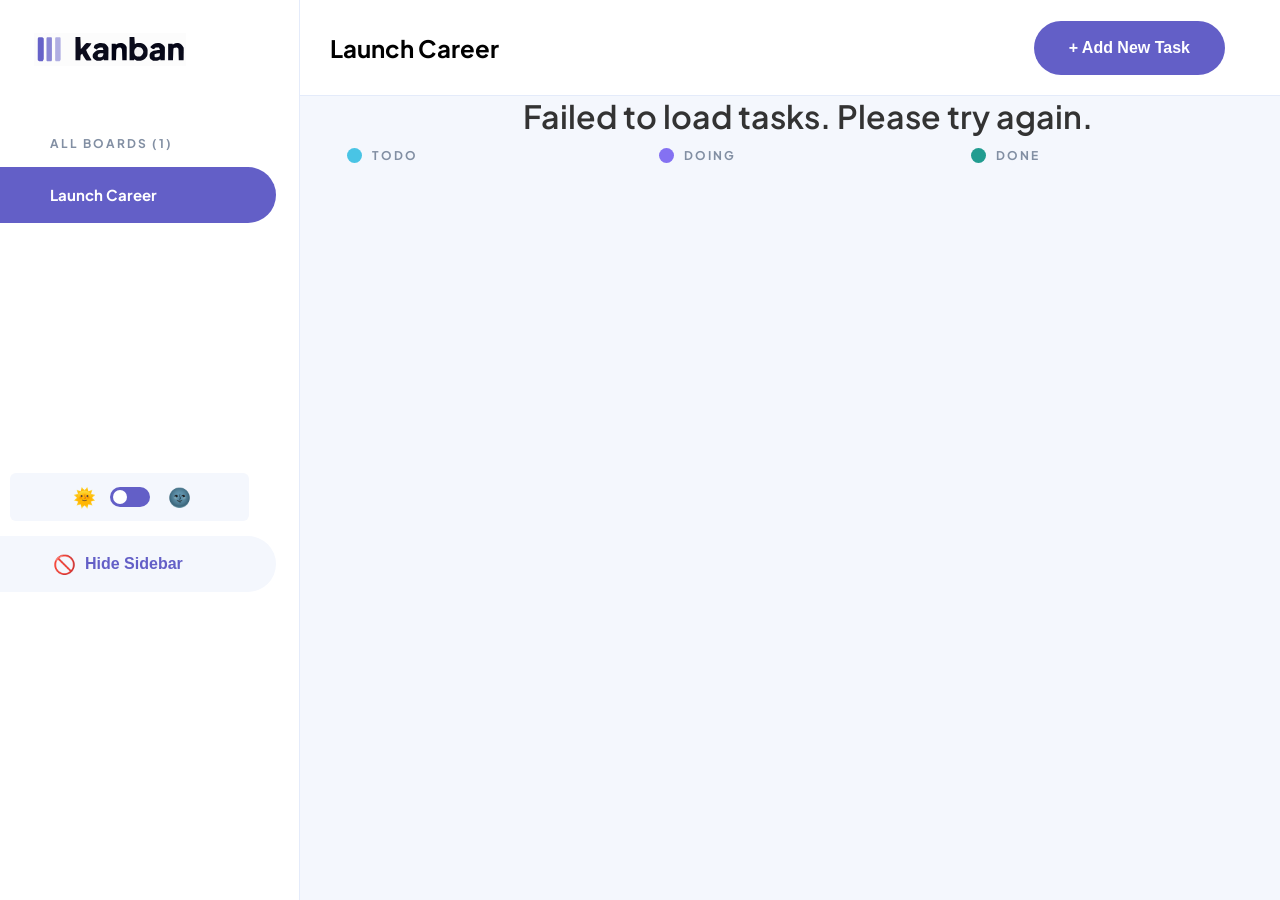
<file: index.html>
<!DOCTYPE html>
<html lang="en">
  <head>
    <meta charset="UTF-8" />
    <meta name="viewport" content="width=device-width, initial-scale=1" />

    <link
      href="https://fonts.googleapis.com/css2?family=Plus+Jakarta+Sans:ital,wght@0,400;0,600;1,400&display=swap"
      rel="stylesheet"
    />

    <link rel="stylesheet" href="./styles.css" />

    <link
      rel="icon"
      type="image/svg+xml"
      sizes="32x32"
      href="./assets/favicon.svg"
    />

    <script defer src="./scripts/main.js" type="module"></script>

    <title>Kanban Task Management</title>
  </head>

  <body>
    <!-- Navigation Sidebar -->
    <nav class="side-bar" id="sidebar">
      <div id="side-logo-div">
        <img id="logo" src="./assets/logo-light.svg" alt="logo-light" />
      </div>

      <div class="boards-nav-links-div" id="boards-nav-links-div">
        <h4 id="headline-sidepanel">ALL BOARDS (1)</h4>
        <button class="board-btn">Launch Career</button>
      </div>

      <div class="bottom-div">
        <div class="theme-toggle">
          <img
            src="./assets/icon-light-theme.svg"
            alt="Light Theme"
            class="theme-icon"
            id="light-theme-icon"
          />
          <div class="toggle"></div>
          <img
            src="./assets/icon-dark-theme.svg"
            alt="Dark Theme"
            class="theme-icon"
            id="dark-theme-icon"
          />
        </div>

        <button class="sidebar-mode" id="hide-sidebar">
          <img
            src="./assets/icon-hide-sidebar.svg"
            alt="Hide Sidebar"
            class="theme-icon"
          />
          <span class="hide-sidebar-text-span">Hide Sidebar</span>
        </button>
      </div>
    </nav>

    <!-- Sidebar open icon -->
    <img
      id="openSidebarBtn"
      src="./assets/icon-show-sidebar.svg"
      alt="Show Sidebar"
    />

    <!-- Main Layout -->
    <div id="layout">
      <header id="header" class="sticky-header">
        <div class="header-name-div">
          <img
            src="./assets/favicon.svg"
            alt="logo-mobile"
            class="logo-mobile"
          />
          <h2 class="header-board-name" id="header-board-name">
            Launch Career
          </h2>
        </div>
        <button id="add-new-task-btn" class="primary-btn">
          + Add New Task
        </button>
      </header>

      <div class="container">
        <!-- MESSAGE ELEMENT FOR LOADING / ERROR -->
        <div id="message" class="Loading-message"></div>

        <main class="card-column-main">
          <!-- TODO Column -->
          <div class="column-div" data-status="todo">
            <div id="todo-head-div" class="column-head-div">
              <span class="dot" id="todo-dot"></span>
              <h4 id="toDoText" class="columnHeader">TODO</h4>
            </div>
            <div class="tasks-container"></div>
          </div>

          <!-- DOING Column -->
          <div class="column-div" data-status="doing">
            <div id="doing-head-div" class="column-head-div">
              <span class="dot" id="doing-dot"></span>
              <h4 id="doingText" class="columnHeader">DOING</h4>
            </div>
            <div class="tasks-container"></div>
          </div>

          <!-- DONE Column -->
          <div class="column-div" data-status="done">
            <div id="done-head-div" class="column-head-div">
              <span class="dot" id="done-dot"></span>
              <h4 id="doneText" class="columnHeader">DONE</h4>
            </div>
            <div class="tasks-container"></div>
          </div>
        </main>
      </div>
    </div>

    <!-- Edit Task Modal -->
    <dialog id="task-modal">
      <form method="dialog" id="task-form">
        <div class="modal-header">
          <h3>Task</h3>
          <button type="button" class="close-btn" id="close-modal-btn">
            &times;
          </button>
        </div>

        <label for="task-title">Title</label>
        <input type="text" id="task-title" name="title" required />

        <label for="task-desc">Description</label>
        <textarea id="task-desc" name="description" rows="4"></textarea>

        <label for="task-status">Status</label>
        <select id="task-status" name="status" required>
          <option value="todo">todo</option>
          <option value="doing">doing</option>
          <option value="done">done</option>
        </select>

        <label for="task-priority">Priority</label>
        <select id="task-priority" name="priority" required>
          <option value="high">high</option>
          <option value="medium">medium</option>
          <option value="low">low</option>
        </select>

        <div class="button-group">
          <button type="button" class="submit-btn-1" id="save-changes-btn">
            Save Changes
          </button>
          <button type="button" class="delete-btn" id="delete-task-btn">
            Delete Task
          </button>
        </div>
      </form>
    </dialog>

    <!-- Confirm Delete Modal -->
    <dialog class="confirm-modal" id="confirm-delete-modal">
      <form method="dialog">
        <h3>Delete Task?</h3>
        <p>You are about to delete the following task:</p>
        <div class="preview"></div>
        <menu>
          <button type="button" id="cancel">Cancel</button>
          <button type="submit" id="confirm">Yes, delete it.</button>
        </menu>
      </form>
    </dialog>

    <!-- New Task Modal -->
    <dialog class="modal-overlay" id="new-task-modal">
      <form class="modal-window" id="new-task-modal-window">
        <div class="modal-header">
          <h3 class="modal-title">Add New Task</h3>
          <span class="close-btn" id="cancel-add-btn">&times;</span>
        </div>

        <div class="input-div">
          <label for="title-input" class="label-modal-window">Title</label>
          <input
            type="text"
            class="modal-input"
            id="title-input"
            placeholder="e.g. Take a little break"
            required
          />
        </div>

        <div class="input-div">
          <label for="desc-input" class="label-modal-window">Description</label>
          <textarea
            name="description"
            id="desc-input"
            placeholder="e.g. Pet your dog, have a cup of coffee, dance to your favourite song and come back to conquer this challenge. 💪🏾"
            required
          ></textarea>
        </div>

        <div class="input-div">
          <label for="select-status" class="label-modal-window">Status</label>
          <select name="status" id="select-status" required>
            <option value="todo">todo</option>
            <option value="doing">doing</option>
            <option value="done">done</option>
          </select>
        </div>

        <div class="input-div">
          <label for="select-priority" class="label-modal-window"
            >Priority</label
          >
          <select name="priority" id="select-priority" required>
            <option value="high">high</option>
            <option value="medium">medium</option>
            <option value="low">low</option>
          </select>
        </div>

        <div class="button-group">
          <input
            type="submit"
            class="submit-btn"
            id="create-task-btn"
            value="Create Task"
          />
        </div>
      </form>
    </dialog>
  </body>
</html>
</file>
<file: styles.css>
/* ========================
   Global & Root Variables
======================== */
* {
  box-sizing: border-box; /* Ensures padding and border are included in total element size */
}

:root {
  --primary-color: #ffffff;
  --secondary-color: #f4f7fd;
  --primary-font-color: #000000;
  --secondary-font-color: #828fa3;
  --primary-btn-color: #635fc7;
  --primary-box-shadow: 0px 4px 6px rgba(54, 78, 126, 0.1015); /* Subtle shadow for card depth */
  --sidebar-width: 300px; /* Sidebar fixed width */
}

/* ================
   Base Elements
================ */
body {
  font-family: "Plus Jakarta Sans", sans-serif;
  display: flex; /* Allow layout to span horizontally */
  flex-direction: row;
  width: 100%;
  min-height: 100vh;
  margin: 0;
  background-color: var(--secondary-color);
  font-size: 1rem; /* Base font size for rem scaling */
}

body.dark {
  --primary-color: #2b2c37;
  --toggle-color: #f6f5ff;
  --layout-color: #635fc7;
  --text-color: #fff;
}

/* ================
   Sidebar Layout
================ */
.side-bar {
  display: flex;
  flex-direction: column;
  background-color: var(--primary-color);
  border-right: 1px solid #e4ebfa; /* Light divider */
  width: var(--sidebar-width);
  height: 100vh;
}

#side-logo-div {
  margin: 33px 113px 54px 34px; /* Spacing around logo */
  display: flex;
  justify-content: flex-start;
}

body.dark #side-logo-div {
  margin: 33px 113px 54px 34px; /* Spacing around logo */
  display: flex;
  justify-content: flex-start;
}

#logo {
  width: 100%; /* Make logo responsive within container */
}

body.dark #logo {
  content: url("./assets/logo-dark.svg"); /* Default dark */
}

.boards-nav-links-div {
  display: flex;
  flex-direction: column;
  color: var(--primary-font-color);
}

#headline-sidepanel {
  padding: 0 12px 0 50px; /* Aligns section content from left and right */
}

h4 {
  color: var(--secondary-font-color);
  font-size: 0.75rem;
  letter-spacing: 0.125rem; /* Makes heading more spaced */
}

.board-btn {
  font-family: inherit;
  display: flex;
  align-items: center;
  gap: 10px; /* Space between icon and text */
  background-color: var(--primary-btn-color);
  color: #fff;
  border: none;
  border-radius: 0 100px 100px 0; /* Pill shape only on right side */
  height: 48px;
  width: 276px;
  padding: 28px 12px 28px 50px;
  font-size: 0.9375rem;
  font-weight: bold;
  cursor: pointer;
  overflow: hidden; /* Prevents overflowed text/icons from showing */
}

/* Sidebar toggle button */
#openSidebarBtn {
  position: fixed;
  bottom: 20px;
  left: 0;
  width: 48px;
  height: 48px;
  cursor: pointer;
  border-radius: 0 24px 24px 0;
  background-color: #635fc7;
  display: none; /* Hidden by default (shown when sidebar hidden) */
  z-index: 1000;
}

/* Hide sidebar animation */
.side-bar.hidden {
  transform: translateX(-100%);
  transition: transform 0.3s ease;
}

/* Show open button when sidebar hidden */
.side-bar.hidden + #openSidebarBtn {
  display: block;
}

.bottom-div {
  display: flex;
  flex-direction: column;
  align-items: flex-start; /* aligns sidebar-mode neatly to the sidebar edge */
  gap: 15px;
  padding: 0; /* remove extra space so it touches the sidebar edge */
  width: 100%;
  position: relative;
  bottom: -250px;
  left: 0;
}

body.dark .theme-toggle {
  display: flex;
  background: #635fc7;
  align-items: center;
  justify-content: center;
  width: 80%;
  height: 3rem;
  border-radius: 6px;
  padding: 0 1rem;
  margin-left: 10px;
  gap: 15px;
}

.theme-toggle {
  display: flex;
  background: #f4f7fd;
  align-items: center;
  justify-content: center;
  width: 80%;
  height: 3rem;
  border-radius: 6px;
  padding: 0 1rem;
  margin-left: 10px;
  gap: 15px;
}

.toggle {
  width: 40px;
  height: 20px;
  background-color: var(--primary-btn-color);
  border-radius: 20px;
  position: relative;
  cursor: pointer;
}

.toggle::before {
  content: "";
  position: absolute;
  top: 3px;
  left: 3px;
  width: 14px;
  height: 14px;
  background-color: white;
  border-radius: 50%;
  transition: 0.3s;
}

body.dark .toggle {
  width: 40px;
  height: 20px;
  background-color: var(--primary-font-color);
  border-radius: 20px;
  position: relative;
  cursor: pointer;
}

/* When toggled (add .active via JS) */
.toggle.active::before {
  left: 23px;
}

.theme-icon {
  width: 25px;
  height: 25px;
}

.sidebar-mode {
  display: flex;
  align-items: center;
  gap: 10px;
  background-color: var(--secondary-color);
  border: none;
  border-radius: 0 100px 100px 0;
  height: 48px;
  width: 276px;
  padding: 28px 12px 28px 50px;
  font-size: 0.9375rem;
  font-weight: bold;
  cursor: pointer;
  overflow: hidden;
}

body.dark .sidebar-mode {
  display: flex;
  align-items: center;
  gap: 10px;
  background-color: var(--layout-color);
  border: none;
  border-radius: 0 100px 100px 0;
  height: 48px;
  width: 276px;
  padding: 28px 12px 28px 50px;
  font-size: 0.9375rem;
  font-weight: bold;
  cursor: pointer;
  overflow: hidden;
}

.sidebar-mode:hover {
  background-color: rgba(168, 164, 255, 1);
}

.hide-sidebar-text-span {
  font-weight: 700;
  font-size: 16px;
  color: var(--primary-btn-color);
}

body.dark .hide-sidebar-text-span {
  font-weight: 700;
  font-size: 16px;
  color: var(--secondary-color);
}

#openNav {
  position: absolute;
  width: 50px;
  height: 50px;
  border: 2px;
  padding: 10px;
  border-radius: 25px;
  bottom: 5px;
  cursor: pointer;
}

#openNav:hover {
  border-top-right-radius: 100px;
  border-bottom-right-radius: 100px;
  background-color: rgba(168, 164, 255, 1);
}

/* ===============
   Main Layout
================ */
#layout {
  flex: 1; /* Fills remaining space beside sidebar */
  overflow-x: hidden; /* Prevent horizontal scroll */
  width: 100%;
}

body.dark #layout {
  background: #20212c;
}

/* ===============
   Header Section
================ */
header {
  display: flex;
  align-items: center;
  justify-content: space-between;
  background-color: var(--primary-color);
  color: var(--primary-font-color);
  height: 96px;
  padding: 0 35px 0 30px;
  border-bottom: 1px solid #e4ebfa;
  width: 100%;
  font-size: 1.875rem;
  font-weight: 600;
}

body.dark header {
  display: flex;
  align-items: center;
  justify-content: space-between;
  background-color: var(--primary-color);
  color: var(--secondary-color);
  height: 96px;
  padding: 0 35px 0 30px;
  border-bottom: 1px solid #e4ebfa;
  width: 100%;
  font-size: 1.875rem;
  font-weight: 600;
}

.header-name-div {
  display: flex;
  align-items: center;
}

body.dark .header-name-div {
  display: flex;
  align-items: center;
}

.logo-mobile {
  display: none; /* Hidden on desktop; shown on smaller screens */
}

body.dark .logo-mobile {
  display: none; /* Hidden on desktop; shown on smaller screens */
}

/* ===============
   Board Columns
================ */
.container {
  display: flex;
  flex-direction: column;
  padding-left: 35px;
  box-sizing: border-box;
}

.card-column-main {
  display: grid;
  grid-template-columns: repeat(
    3,
    minmax(0, 304px)
  ); /* 3 columns with min size */
  gap: 8px; /* Space between columns */
}

.column-div {
  flex: 1;
  display: flex;
  flex-direction: column;
  gap: 20px;
  padding: 12px;
}

.column-head-div {
  display: flex;
  align-items: center;
  gap: 10px; /* Space between dot and column title */
}

.columnHeader {
  font-size: 0.75rem;
  letter-spacing: 0.125rem;
  color: var(--secondary-font-color);
  margin: 0;
}

.Loading-message {
  font-weight: 600;
  font-size: 2rem; /* makes text large */
  color: #333;
  text-align: center;
}

/* Status Dots */
.dot {
  height: 15px;
  width: 15px;
  border-radius: 50%; /* Make it circular */
  display: inline-block;
}

#todo-dot {
  background-color: #49c4e5;
}

#doing-dot {
  background-color: #8471f2;
}

#done-dot {
  background-color: #219c90;
}

/* ===============
   Task Cards
================ */
.tasks-container {
  display: flex;
  flex-direction: column;
}

.task-div {
  display: flex;
  align-items: center;
  padding-left: 15px;
  width: 100%;
  height: 60px;
  background-color: var(--primary-color);
  color: var(--primary-font-color);
  border-radius: 12px;
  box-shadow: var(--primary-box-shadow);
  cursor: pointer; /* Indicate it's clickable */
  margin-bottom: 20px;
  font-size: 0.9375rem;
  font-weight: bold;
}

body.dark .task-div {
  display: flex;
  align-items: center;
  padding-left: 15px;
  width: 100%;
  height: 60px;
  background-color: var(--primary-color);
  color: var(--secondary-color);
  border-radius: 12px;
  box-shadow: var(--primary-box-shadow);
  cursor: pointer; /* Indicate it's clickable */
  margin-bottom: 20px;
  font-size: 0.9375rem;
  font-weight: bold;
}

/* ===============
   Headings
================ */
h2 {
  font-size: 1.5rem;
  margin: 0;
}

/* ===============
   Modal Styles
================ */
/* Remove default dialog styles */
dialog {
  position: fixed;

  border: none;
  padding: 0;
  margin: 0;
  background: none;
}

/* Style the modal box */
#task-modal::backdrop {
  background: rgba(0, 0, 0, 0.3);
}

#task-modal {
  top: 40%;
  left: 50%;
  transform: translate(-50%, -40%);
  border-radius: 8px;
  width: 90%;
  max-width: 600px;
  padding: 24px;
  background-color: #fff;
  box-shadow: 0 4px 15px rgba(0, 0, 0, 0.2);
  /*font-family: "Plus Jakarta Sans", sans-serif;*/
}

body.dark #task-modal {
  top: 40%;
  left: 50%;
  transform: translate(-50%, -40%);
  border-radius: 8px;
  width: 90%;
  max-width: 600px;
  padding: 24px;
  background-color: #2b2c37;

  box-shadow: 0 4px 15px rgba(0, 0, 0, 0.2);
  /*font-family: "Plus Jakarta Sans", sans-serif;*/
}

/* Header */
.modal-header {
  display: flex;
  justify-content: space-between;
  align-items: center;
}

.modal-header h3 {
  margin: 0;
  font-size: 1.125rem;
}

body.dark .modal-header h3 {
  margin: 0;
  font-size: 1.125rem;
  color: white;
}

.close-btn {
  background: none;
  border: none;
  font-size: 2.5rem;
  line-height: 1;
  cursor: pointer;
  color: #ea5555;
  transition: transform 0.2s ease-in-out, font-weight 0.2s ease-in-out;
  transition-delay: 0.1s; /* Delay before scaling */
}

.close-btn:hover {
  transform: scale(1.15);
  font-weight: 600;
}

.close-btn:focus {
  outline: none;
}

/* Form elements */
form label {
  display: block;
  font-weight: 600;
  font-size: 0.75rem;
  margin-top: 12px;
  margin-bottom: 4px;
  color: #828fa3;
}

form input,
form textarea,
form select {
  width: 100%;
  padding: 8px 10px;
  border: 1px solid #828fa3;
  border-radius: 4px;
  font-family: inherit;
  font-size: 0.8125em;
  resize: vertical;
}

form select {
  appearance: none; /* Remove native arrow */
  background: url('data:image/svg+xml;utf8,<svg xmlns="http://www.w3.org/2000/svg" fill="none" stroke="%23828FA3" stroke-width="3" viewBox="0 0 24 24"><path d="M6 9l6 6 6-6"/></svg>')
    no-repeat right 0.75rem center;

  background-size: 1.4rem;
  padding-right: 1rem;
}

body.dark form select {
  background-color: var(--secondary-color);
  appearance: none; /* Remove native arrow */

  background-size: 1.4rem;
  padding-right: 1rem;
}

#add-new-task-btn {
  background-color: var(--primary-btn-color);
  color: white;
  border-radius: 30px;
  border: 0;
  font-size: 16px;
  padding: 18px;
  padding-left: 35px;
  padding-right: 35px;
  font-weight: 600;
  cursor: pointer;
  margin-right: 20px;
}

.button-group {
  display: flex;
  gap: 10px;
  justify-content: space-between;
  margin-top: 20px;
}

.submit-btn-1 {
  background-color: var(--primary-btn-color);
  color: var(--secondary-color);
  border-radius: 30px;
  border: 0;
  font-size: 16px;
  padding: 14px;
  padding-left: 35px;
  padding-right: 35px;
  font-weight: 600;
  cursor: pointer;
  flex-grow: 1;
  margin: 5px 0;
}

.delete-btn {
  background-color: #ea5555;
  color: var(--secondary-color);
  border-radius: 30px;
  border: 0;
  font-size: 16px;
  padding: 14px;
  padding-left: 35px;
  padding-right: 35px;
  font-weight: 600;
  cursor: pointer;
  flex-grow: 1;
  margin: 5px 0;
}

/* New Task Modal Window */

.modal-window {
  /* border: 5px solid red; */
  display: flex;
  flex-direction: column;
  position: fixed;
  top: 50%;
  left: 50%;
  transform: translate(-50%, -50%);
  width: 90%;
  max-width: 600px;
  display: flex;
  flex-direction: column;
  padding: 24px;
  gap: 20px;
  background-color: var(--primary-color);
  font-weight: 500;
  font-size: 14px;
  border-radius: 10px;

  z-index: 3;
  transition: all 0.3s ease-in;
}

.submit-btn {
  background-color: var(--primary-btn-color);
  color: white;
  border-radius: 30px;
  border: 0;
  font-size: 16px;
  padding: 14px;
  padding-left: 35px;
  padding-right: 35px;
  font-weight: 600;
  cursor: pointer;
  flex-grow: 1; /* Allows the button to grow and fill the space */
  margin: 5px 0; /* Optional: adds a margin between buttons */
}

textarea {
  font-size: 16px;
  color: black;
  height: 90px;
  padding: 10px;
  border-radius: 4px;
  resize: vertical;
}

.confirm-modal {
  opacity: 0;
  transform: translate(-50%, -50%) translateY(50px);
  left: 50%;
  top: 50%;
  position: fixed;
  border: none;
  border-radius: 0.25rem;
  box-shadow: 0 4px 8px rgba(0, 0, 0, 0.1);
  transition: all 0.3s ease;
  background: #fff;
  z-index: 1000;
}

body.dark .confirm-modal {
  position: fixed;
  top: 50%;
  left: 50%;
  transform: translate(-50%, -50%); /* Center modal */
  border: none;
  border-radius: 0.25rem;
  box-shadow: 0 4px 8px rgba(0, 0, 0, 0.3);
  background: #2c2c2c; /* Dark background for dark mode */
  color: #f0f0f0; /* Light text for contrast */
  padding: 1rem 1.5rem;
  z-index: 1000;
  opacity: 1; /* Make it visible */
  transition: all 0.3s ease;
}

.confirm-modal[open] {
  opacity: 1;
  transform: translate(-50%, -50%) translateY(0);
}

.confirm-modal::backdrop {
  background: rgba(0, 0, 0, 0);
  transition: 0.3s ease;
}

.confirm-modal[open]::backdrop {
  background: rgba(0, 0, 0, 0.25);
}

.confirm-modal form {
  padding: 2rem;
}

.confirm-modal form > *:not(:last-child) {
  margin-bottom: 1rem;
}

.confirm-modal h3 {
  font-size: 1.5rem;
}

.confirm-modal div.preview {
  font-size: 0.875rem;
  padding-left: 0.5rem;
  border-left: 2px solid var(--secondary-color);
  display: -webkit-box;
  -webkit-box-orient: vertical;
  overflow: hidden;
  opacity: 0.75;
}

.confirm-modal menu {
  display: flex;
  justify-content: center;
  gap: 0.5rem;
}

.confirm-modal button {
  opacity: 1;
  font-size: 1rem;
  padding: 0.5rem 1rem;
  border-radius: 0.25rem;
  border: 1px solid transparent;
  box-shadow: 0 1px 2px -1px rgba(0, 0, 0, 0.1);
  cursor: pointer;
}

.confirm-modal button#cancel {
  border-color: var(--secondary-font-color);
  background: #fff;
}

.confirm-modal button#confirm {
  border-color: red;
  background: red;
  color: #fff;
}

/* ========================
   Responsive Styles
======================== */
/******** Tablets ********/
@media screen and (max-width: 1023px) {
  .side-bar {
    display: none; /* Hide sidebar on tablets and smaller */
  }

  .side-bar.show-sidebar {
    display: flex !important;
    position: fixed; /* Overlay on top of page */
    height: auto;
  }

  #side-logo-div {
    display: none;
  }

  .logo-mobile {
    display: block;
    width: 30px;
    height: 30px;
    margin-right: 10px;
  }

  body {
    font-size: 0.8rem;
  }

  .board-btn {
    font-size: 0.8rem;
    padding-left: 15px;
    margin-right: 15px;
    font-weight: 700;
  }

  .container {
    padding: 0;
    width: 100%;
    align-items: center; /* Center columns on smaller screens */
  }

  .card-column-main {
    grid-template-columns: repeat(2, minmax(0, 360px));
    gap: 8px;
  }

  header {
    height: 64px;
    padding: 0 10px 0 18px;
    border: none;
  }

  #header-board-name {
    font-size: 1rem;
  }

  .task-div {
    width: 100%;
  }

  .columnHeader {
    font-size: 0.75rem;
  }

  .dot {
    height: 8px;
    width: 8px;
  }

  .column-head-div {
    gap: 8px;
  }

  .column-div {
    width: 100%;
  }
}

/******** Mobile ********/
@media screen and (max-width: 576px) {
  .card-column-main {
    grid-template-columns: minmax(
      0,
      380px
    ); /* Stack columns in single column */
  }

  .column-div {
    padding: 24px;
  }

  #add-new-task-btn {
    font-size: 0;
    padding: 12px;
  }

  #add-new-task-btn::before {
    content: "+";
    font-size: 18px;
    font-weight: 800;
    padding-left: 14px;
    padding-right: 14px;
    padding-top: 0;
    padding-bottom: 0;
  }

  body.dark .logo-mobile {
    display: block;
    content: url(assets/logo-dark.svg);
    width: 24px; /* adjust size as needed */
    height: 24px;
    object-fit: contain;
  }

  #header-board-name {
    display: none;
  }

  .button-group {
    display: flex;
    flex-direction: column;
    align-items: center;
    gap: 10px;
    margin-top: 50px;
  }

  .delete-btn {
    width: 100%;
    background-color: #ea5555;
    color: var(--secondary-color);
    border: 0;
    border-radius: 30px;
    font-size: 16px;
    padding: 14px 35px;
    font-weight: 600;
    cursor: pointer;
    margin: 5px 0;
    transition: background-color 0.3s ease;
  }
  .submit-btn-1 {
    width: 100%;
    background-color: var(--primary-btn-color);
    color: var(--secondary-color);
    border: 0;
    border-radius: 30px;
    font-size: 16px;
    padding: 14px 35px;
    font-weight: 600;
    cursor: pointer;
    margin: 5px 0;
    transition: background-color 0.3s ease;
  }
}
</file>
